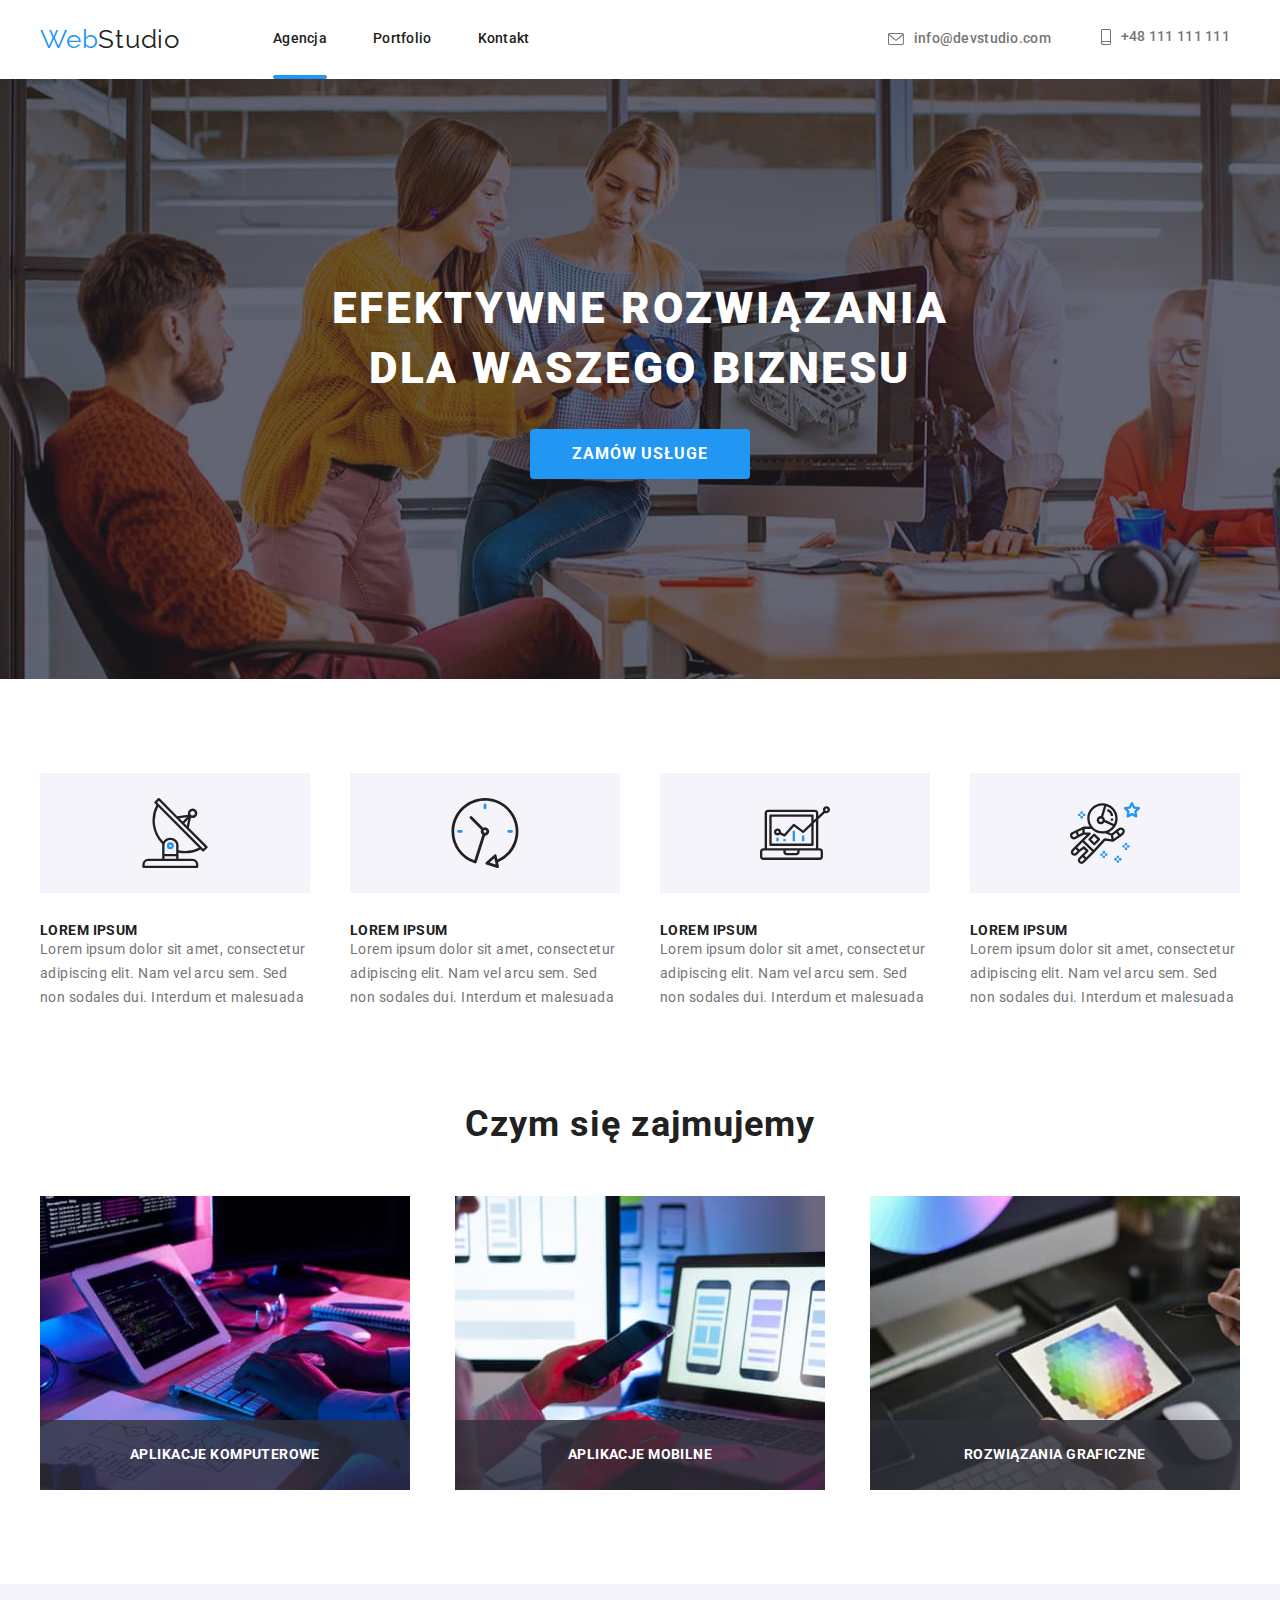
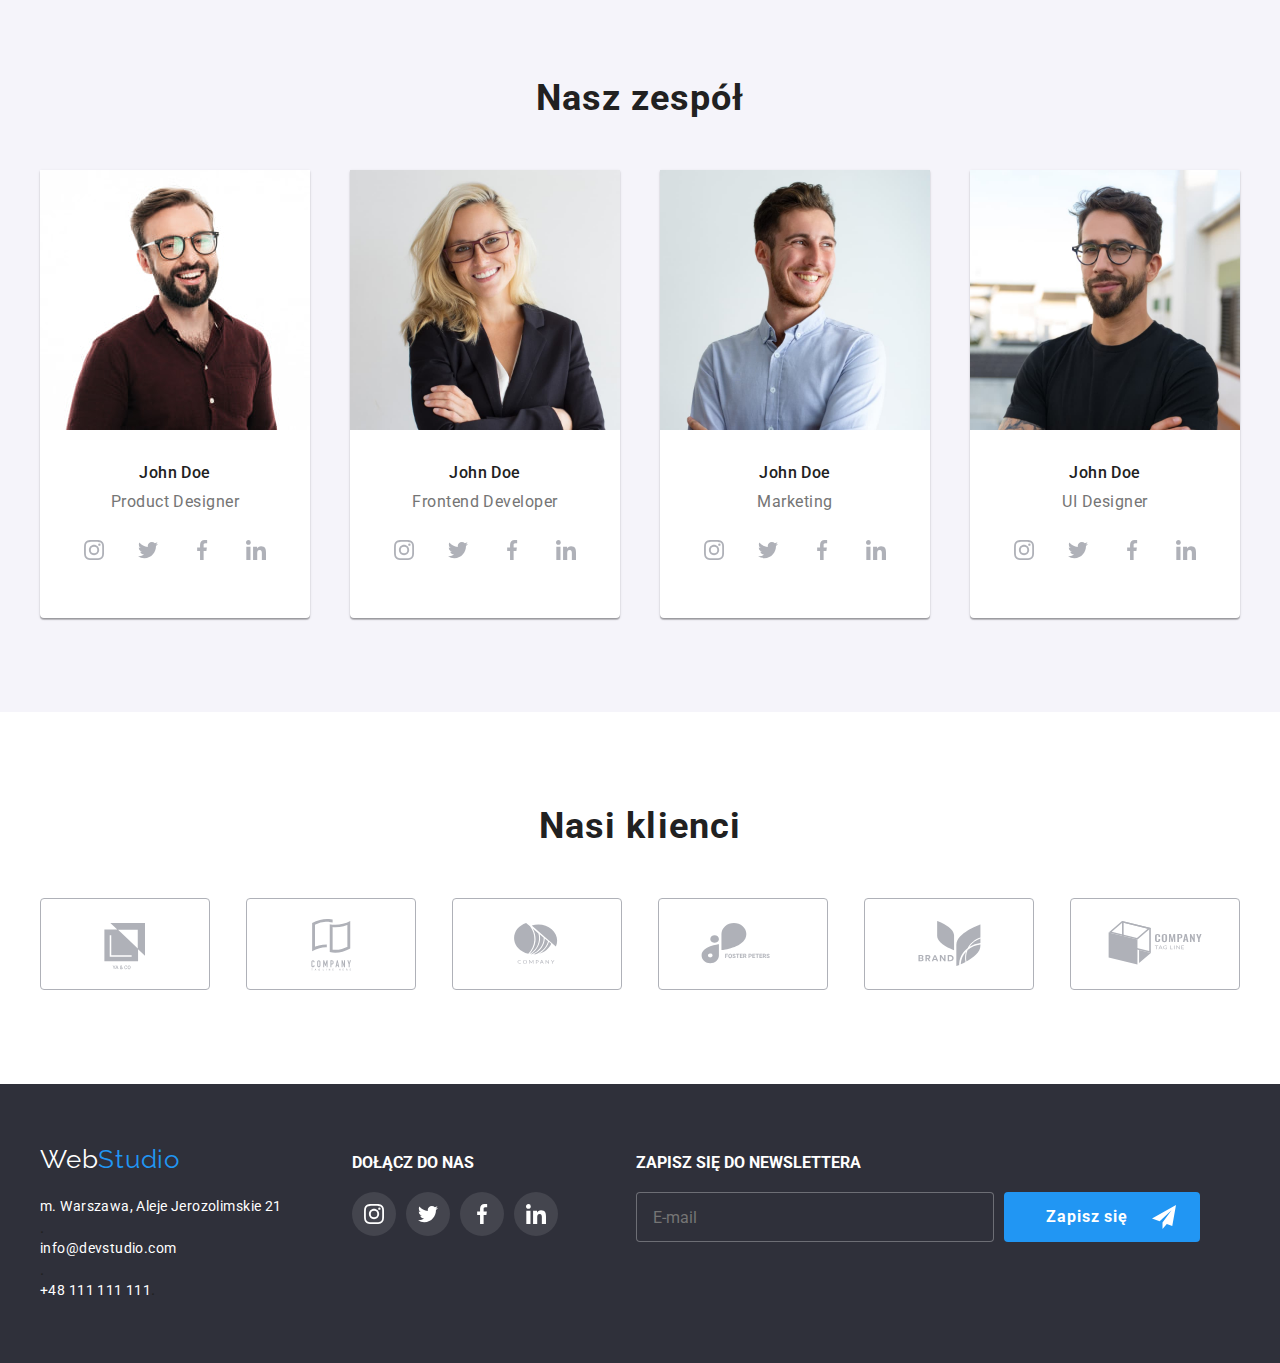
<file: index.html>
<!DOCTYPE html>
<html lang="pl">
  <head>
    <meta charset="UTF-8" />
    <meta http-equiv="X-UA-Compatible" content="IE=edge" />
    <meta name="viewport" content="width=device-width, initial-scale=1.0" />
    <link
      rel="stylesheet"
      href="https://cdnjs.cloudflare.com/ajax/libs/modern-normalize/1.0.0/modern-normalize.min.css"
    />

    <link rel="preconnect" href="https://fonts.googleapis.com" />
    <link rel="preconnect" href="https://fonts.gstatic.com" crossorigin />
    <link
      href="https://fonts.googleapis.com/css2?family=Raleway:wght@700&family=Roboto:wght@400;500;700;900&display=swap"
      rel="stylesheet"
    />
    <title>WebStudio</title>
    <link href="./css/styles.css" rel="stylesheet" />
  </head>
  <body>
    <header class="header-block border-none">
      <div class="wrapper">
        <div class="main-navigation-with-logo">
          <a href="index.html" class="logo hover-link"
            ><span class="blue">Web</span>Studio</a
          >
          <nav class="main-navigation">
            <a class="top-title hover-link active-link" href="Agencja"
              >Agencja</a
            >
            <a class="top-title hover-link" href="portfolio.html">Portfolio</a>
            <a class="top-title hover-link" href="Kontakt">Kontakt</a>
          </nav>
        </div>

        <div class="header-contact-links">
          <a
            class="top-contact-title hover-link"
            href="mailto:info@devstudio.com"
          >
            <svg
              class="contact-icons"
              width="16"
              height="12"
              style="outline: 1px"
            >
              <use href="./images/icons.svg#icon-envelope" />
            </svg>

            info@devstudio.com
          </a>
          <div class="contact-icons">
            <a class="top-contact-title hover-link" href="tel:+48111111111">
              <svg
                class="contact-icons"
                width="10"
                height="16"
                style="outline: 1px"
              >
                <use href="./images/icons.svg#icon-smartphone"></use>
              </svg>
              +48 111 111 111</a
            >
          </div>
        </div>
      </div>
    </header>
    <main>
      <section>
        <div class="main-block">
          <h1 class="main-title">EFEKTYWNE ROZWIĄZANIA DLA WASZEGO BIZNESU</h1>
          <button class="modal-btn" type="button" data-modal-open>
            ZAMÓW USŁUGE
          </button>
        </div>
      </section>

      <section class="section">
        <ul class="list-style-none wrapper">
          <li class="lorem-ipsum-icons">
            <svg width="70" height="70">
              <use href="./images/icons.svg#icon-antenna-1"></use>
            </svg>
          </li>
          <li class="lorem-ipsum-icons">
            <svg width="70" height="70">
              <use href="./images/icons.svg#icon-clock-1"></use>
            </svg>
          </li>
          <li class="lorem-ipsum-icons">
            <svg width="70" height="70">
              <use href="./images/icons.svg#icon-diagram-1"></use>
            </svg>
          </li>
          <li class="lorem-ipsum-icons">
            <svg width="70" height="70">
              <use href="./images/icons.svg#icon-astronaut-1"></use>
            </svg>
          </li>
        </ul>

        <ul class="list-style-none wrapper">
          <li>
            <h3 class="description-title">LOREM IPSUM</h3>
            <p class="description-text">
              Lorem ipsum dolor sit amet, consectetur adipiscing elit. Nam vel
              arcu sem. Sed non sodales dui. Interdum et malesuada
            </p>
          </li>
          <li>
            <h3 class="description-title">LOREM IPSUM</h3>
            <p class="description-text">
              Lorem ipsum dolor sit amet, consectetur adipiscing elit. Nam vel
              arcu sem. Sed non sodales dui. Interdum et malesuada
            </p>
          </li>
          <li>
            <h3 class="description-title">LOREM IPSUM</h3>
            <p class="description-text">
              Lorem ipsum dolor sit amet, consectetur adipiscing elit. Nam vel
              arcu sem. Sed non sodales dui. Interdum et malesuada
            </p>
          </li>
          <li>
            <h3 class="description-title">LOREM IPSUM</h3>
            <p class="description-text">
              Lorem ipsum dolor sit amet, consectetur adipiscing elit. Nam vel
              arcu sem. Sed non sodales dui. Interdum et malesuada
            </p>
          </li>
        </ul>
        <h2 class="main-title-2">Czym się zajmujemy</h2>
        <ul class="list-style-none main-img wrapper">
          <li>
            <div class="img-position">
              <img
                src="images/photo-1.jpg"
                alt="Mapa procesu"
                width="370"
                height="294"
              />
              <div class="label">APLIKACJE KOMPUTEROWE</div>
            </div>
          </li>
          <li>
            <div class="img-position">
              <img
                src="images/photo-2.jpg"
                alt="Telefon komórkowy"
                width="370"
                height="294"
              />
              <div class="label">APLIKACJE MOBILNE</div>
            </div>
          </li>
          <li>
            <div class="img-position">
              <img
                src="images/photo-3.jpg"
                alt="Tablet"
                width="370"
                height="294"
              />
              <div class="label">ROZWIĄZANIA GRAFICZNE</div>
            </div>
          </li>
        </ul>
      </section>
      <section>
        <div class="team-block section">
          <h2 class="main-title-2">Nasz zespół</h2>
          <ul class="list-style-none wrapper">
            <li>
              <figure class="main-img-box">
                <img
                  src="images/img-1.jpg"
                  alt="Pan w bordowej koszuli"
                  width="270"
                  height="260"
                />
                <figcaption class="team-name main-img-description">
                  <span class="name">John Doe</span>
                  <span class="role">Product Designer</span>
                  <ul class="list-style-none social-icons-block">
                    <li class="social-icons">
                      <svg width="20" height="20">
                        <use href="./images/icons.svg#icon-instagram-2"></use>
                      </svg>
                    </li>
                    <li class="social-icons">
                      <svg width="20" height="20">
                        <use href="./images/icons.svg#icon-twitter-1"></use>
                      </svg>
                    </li>
                    <li class="social-icons">
                      <svg width="20" height="20">
                        <use href="./images/icons.svg#icon-facebook-1"></use>
                      </svg>
                    </li>
                    <li class="social-icons">
                      <svg width="20" height="20">
                        <use href="./images/icons.svg#icon-linkedin-1"></use>
                      </svg>
                    </li>
                  </ul>
                </figcaption>
              </figure>
            </li>
            <li>
              <figure class="main-img-box">
                <img
                  src="images/img-2.jpg"
                  alt="Pani z blond włosami"
                  width="270"
                  height="260"
                />
                <figcaption class="team-name main-img-description">
                  <span class="name">John Doe</span>
                  <span class="role">Frontend Developer</span>
                  <ul class="list-style-none social-icons-block">
                    <li class="social-icons">
                      <svg width="20" height="20">
                        <use href="./images/icons.svg#icon-instagram-2"></use>
                      </svg>
                    </li>
                    <li class="social-icons">
                      <svg width="20" height="20">
                        <use href="./images/icons.svg#icon-twitter-1"></use>
                      </svg>
                    </li>
                    <li class="social-icons">
                      <svg width="20" height="20">
                        <use href="./images/icons.svg#icon-facebook-1"></use>
                      </svg>
                    </li>
                    <li class="social-icons">
                      <svg width="20" height="20">
                        <use href="./images/icons.svg#icon-linkedin-1"></use>
                      </svg>
                    </li>
                  </ul>
                </figcaption>
              </figure>
            </li>
            <li>
              <figure class="main-img-box">
                <img
                  src="images/img-3.jpg"
                  alt="Pan w białej koszuli"
                  width="270"
                  height="260"
                />
                <figcaption class="team-name main-img-description">
                  <span class="name">John Doe</span
                  ><span class="role">Marketing</span>
                  <ul class="list-style-none social-icons-block">
                    <li class="social-icons">
                      <svg width="20" height="20">
                        <use href="./images/icons.svg#icon-instagram-2"></use>
                      </svg>
                    </li>
                    <li class="social-icons">
                      <svg width="20" height="20">
                        <use href="./images/icons.svg#icon-twitter-1"></use>
                      </svg>
                    </li>
                    <li class="social-icons">
                      <svg width="20" height="20">
                        <use href="./images/icons.svg#icon-facebook-1"></use>
                      </svg>
                    </li>
                    <li class="social-icons">
                      <svg width="20" height="20">
                        <use href="./images/icons.svg#icon-linkedin-1"></use>
                      </svg>
                    </li>
                  </ul>
                </figcaption>
              </figure>
            </li>
            <li>
              <figure class="main-img-box">
                <img
                  src="images/img-4.jpg"
                  alt="Pan w czarnej koszuli"
                  width="270"
                  height="260"
                />
                <figcaption class="team-name main-img-description">
                  <span class="name">John Doe</span>
                  <span class="role">UI Designer</span>
                  <ul class="list-style-none social-icons-block">
                    <li class="social-icons">
                      <svg width="20" height="20">
                        <use href="./images/icons.svg#icon-instagram-2"></use>
                      </svg>
                    </li>
                    <li class="social-icons">
                      <svg width="20" height="20">
                        <use href="./images/icons.svg#icon-twitter-1"></use>
                      </svg>
                    </li>
                    <li class="social-icons">
                      <svg width="20" height="20">
                        <use href="./images/icons.svg#icon-facebook-1"></use>
                      </svg>
                    </li>
                    <li class="social-icons">
                      <svg width="20" height="20">
                        <use href="./images/icons.svg#icon-linkedin-1"></use>
                      </svg>
                    </li>
                  </ul>
                </figcaption>
              </figure>
            </li>
          </ul>
        </div>
      </section>
      <section class="section">
        <h2 class="main-title-2">Nasi klienci</h2>
        <ul class="list-style-none wrapper">
          <li class="client-icons">
            <svg width="170" height="92">
              <use href="./images/icons.svg#icon-Client-1"></use>
            </svg>
          </li>
          <li class="client-icons">
            <svg width="170" height="92">
              <use href="./images/icons.svg#icon-Client-2"></use>
            </svg>
          </li>
          <li class="client-icons">
            <svg width="170" height="92">
              <use href="./images/icons.svg#icon-Client-3"></use>
            </svg>
          </li>
          <li class="client-icons">
            <svg width="170" height="92">
              <use href="./images/icons.svg#icon-Client-4"></use>
            </svg>
          </li>
          <li class="client-icons">
            <svg width="170" height="92">
              <use href="./images/icons.svg#icon-Client-5"></use>
            </svg>
          </li>
          <li class="client-icons">
            <svg width="170" height="92">
              <use href="./images/icons.svg#icon-Client-6"></use>
            </svg>
          </li>
        </ul>
      </section>
    </main>
    <footer class="footer-block">
      <div class="footer-wrapper">
        <div>
          <a href="WebStudio" class="logo hover-link footer-logo"
            ><span class="white">Web</span><span class="blue">Studio</span></a
          >
          <address class="address-text">
            <a class="footer-data footer-navigation"
              >m. Warszawa, Aleje Jerozolimskie 21</a
            >.<br />
            <a
              href="mailto:info@devstudio.com"
              class="footer-data hover-link footer-navigation"
              >info@devstudio.com</a
            >.<br />
            <a href="tel:+48111111111" class="footer-data hover-link"
              >+48 111 111 111</a
            >.<br />
          </address>
        </div>

        <div class="footer-icons-block">
          <h3 class="description-title-h3">DOŁĄCZ DO NAS</h3>
          <ul class="list-style-none display-flex-icons">
            <li class="social-icons-footer">
              <svg width="20" height="20">
                <use href="./images/icons.svg#icon-instagram-2"></use>
              </svg>
            </li>
            <li class="social-icons-footer">
              <svg width="20" height="20">
                <use href="./images/icons.svg#icon-twitter-1"></use>
              </svg>
            </li>
            <li class="social-icons-footer">
              <svg width="20" height="20">
                <use href="./images/icons.svg#icon-facebook-1"></use>
              </svg>
            </li>
            <li class="social-icons-footer">
              <svg width="20" height="20">
                <use href="./images/icons.svg#icon-linkedin-1"></use>
              </svg>
            </li>
          </ul>
        </div>

        <div class="footer-form-block">
          <h3 class="description-title-h3">ZAPISZ SIĘ DO NEWSLETTERA</h3>
          <form class="display-flex-icons">
            <input
              type="text"
              name="email_address"
              placeholder="E-mail"
              class="footer-input"
            />

            <button type="submit" class="modal-btn icon-send">
              Zapisz się
              <svg width="24" height="24">
                <use href="./images/icons.svg#icon-icon-send"></use>
              </svg>
            </button>
          </form>
        </div>
      </div>
    </footer>
    <div class="backdrop is-hidden" data-modal>
      <div class="modal">
        <button type="button" class="close-btn" data-modal-close>X</button>

        <div class="form-block">
          <h4 class="modal-title">Zostaw swoje dane w formularzu ponizej</h4>
          <form class="my-form">
            <fieldset class="fieldset">
              <label class="label" for="name">Imię</label>
              <svg class="icon" width="18" height="18">
                <use href="./images/icons.svg#icon-person-black-18dp-1"></use>
              </svg>
              <input class="input" type="text" id="name" name="your_name" />
            </fieldset>

            <fieldset class="fieldset">
              <label class="label" for="phone">Telefon</label>
              <svg class="icon" width="18" height="18">
                <use href="./images/icons.svg#icon-phone-black-18dp-1"></use>
              </svg>
              <input class="input" type="text" id="phone" name="phone_number" />
            </fieldset>

            <fieldset class="fieldset">
              <label class="label" for="email">Email</label>
              <svg class="icon" width="18" height="18">
                <use href="./images/icons.svg#icon-email-black-18dp-1"></use>
              </svg>
              <input
                class="input"
                type="text"
                id="email"
                name="email_address"
              />
            </fieldset>

            <fieldset class="fieldset comment">
              <label class="label" for="comment">Komentarz</label>
              <textarea
                class="input placeholder"
                name="comment"
                type="text"
                id="comment"
                placeholder="Wprowadź tekst"
              ></textarea>
            </fieldset>

            <fieldset class="checkbox-fieldset">
              <label class="checkbox-text" for="checkbox-text">
                <input
                  type="checkbox"
                  class="checkbox"
                  name="checkbox"
                  id="checkbox-text"
                />
                <span class="checkmark">
                  <svg width="16" height="15">
                    <use href="./images/icons.svg#icon-icon-check"></use>
                  </svg>
                </span>
                <span> Oświadczam iz akceptuję&nbsp;</span>
                <a class="link" href="Regulamin">Regulamin</a>&nbsp;i&nbsp;
                <a class="link" href="Politykę prywatności"
                  >Politykę prywatności.</a
                >
              </label>
            </fieldset>

            <div class="form-button">
              <button class="modal-btn" type="submit">Wyślij</button>
            </div>
          </form>
        </div>
      </div>
    </div>

    <script src="./js/modal.js"></script>
  </body>
</html>
</file>
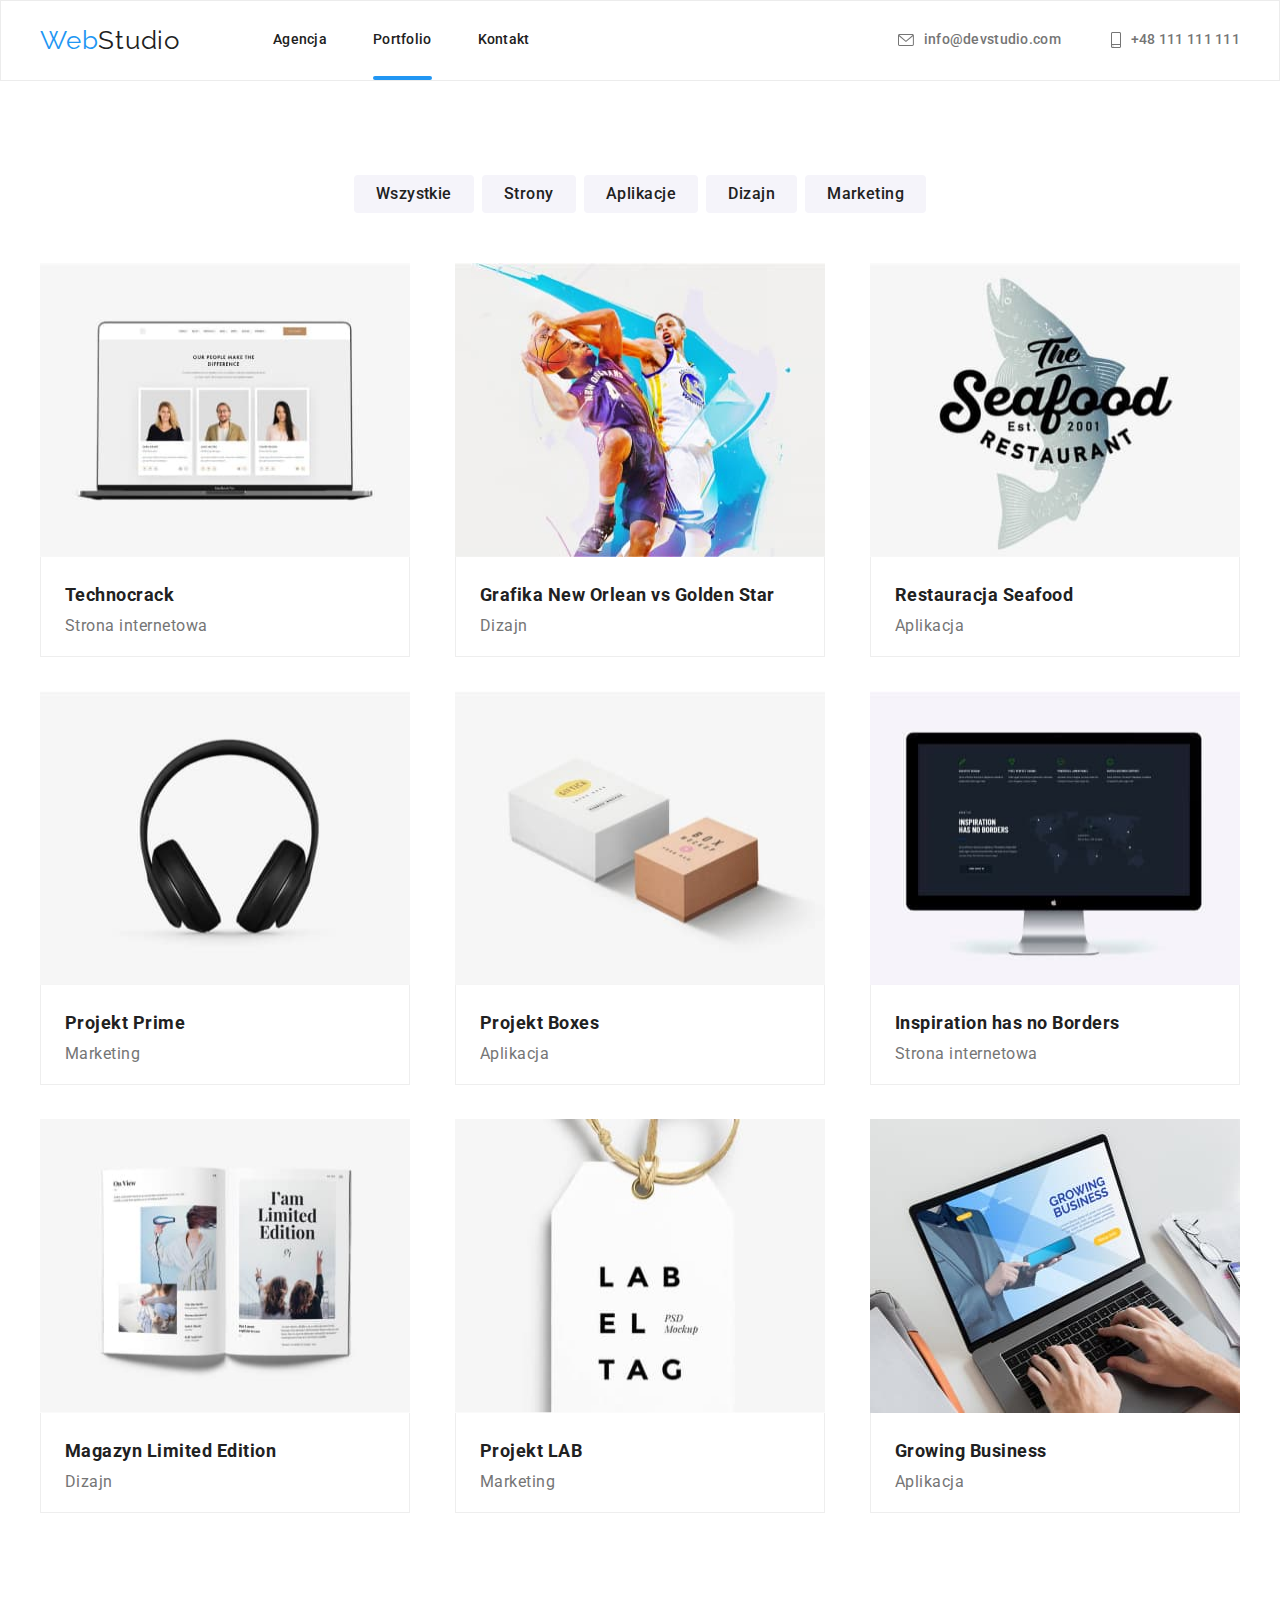
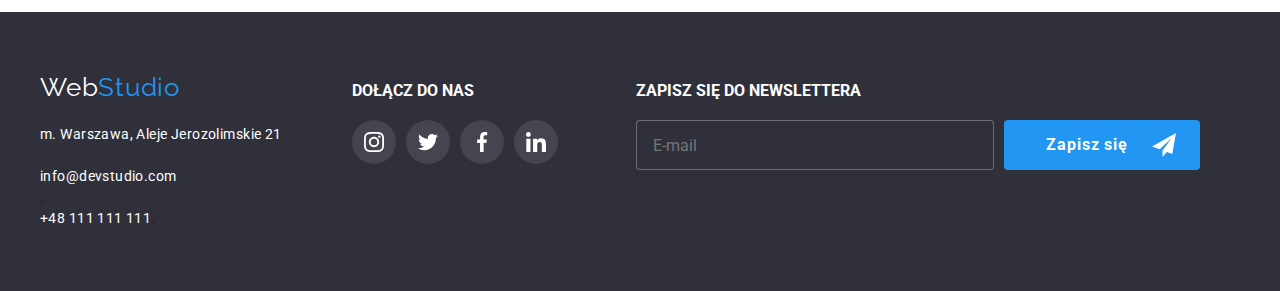
<file: portfolio.html>
<!DOCTYPE html>
<html lang="pl">
  <head>
    <meta charset="UTF-8" />
    <meta http-equiv="X-UA-Compatible" content="IE=edge" />
    <meta name="viewport" content="width=device-width, initial-scale=1.0" />
    <link
      rel="stylesheet"
      href="https://cdnjs.cloudflare.com/ajax/libs/modern-normalize/1.0.0/modern-normalize.min.css"
    />
    <link rel="preconnect" href="https://fonts.googleapis.com" />
    <link rel="preconnect" href="https://fonts.gstatic.com" crossorigin />
    <link
      href="https://fonts.googleapis.com/css2?family=Raleway:wght@700&family=Roboto:wght@400;500;700;900&display=swap"
      rel="stylesheet"
    />
    <title>WebStudio</title>
    <link href="./css/styles.css" rel="stylesheet" />
  </head>
  <body>
    <header class="header-block">
      <div class="wrapper">
        <div class="main-navigation-with-logo">
          <a href="index.html" class="logo hover-link"
            ><span class="blue">Web</span>Studio</a
          >
          <nav class="main-navigation">
            <a class="top-title hover-link" href="index.html">Agencja</a>
            <a class="top-title hover-link active-link" href="portfolio.html"
              >Portfolio</a
            >
            <a class="top-title hover-link" href="Kontakt">Kontakt</a>
          </nav>
        </div>

        <div class="header-contact-links">
          <a
            class="top-contact-title hover-link"
            href="mailto:info@devstudio.com"
            ><svg
              class="contact-icons"
              width="16"
              height="12"
              style="outline: 1px"
            >
              <use href="./images/icons.svg#icon-envelope"></use>
            </svg>
            info@devstudio.com</a
          >

          <a class="top-contact-title hover-link" href="tel:+48111111111">
            <svg
              class="contact-icons"
              width="10"
              height="16"
              style="outline: 1px"
            >
              <use href="./images/icons.svg#icon-smartphone"></use>
            </svg>
            +48 111 111 111</a
          >
        </div>
      </div>
    </header>
    <main class="section">
      <div>
        <ul class="list-style-none btn-portfolio-gap">
          <li>
            <button class="btn-portfolio" type="button">Wszystkie</button>
          </li>
          <li>
            <button class="btn-portfolio" type="button">Strony</button>
          </li>
          <li>
            <button class="btn-portfolio" type="button">Aplikacje</button>
          </li>
          <li>
            <button class="btn-portfolio" type="button">Dizajn</button>
          </li>
          <li>
            <button class="btn-portfolio" type="button">Marketing</button>
          </li>
        </ul>
      </div>

      <div>
        <ul class="list-style-none row container">
          <li>
            <figure class="portfolio-img-box">
              <div class="portfolio-img-main">
                <img
                  class="img"
                  src="images/portfolioimg-1.jpg"
                  alt="Laptop z wyświetloną stroną internetową"
                  width="370"
                  height="294"
                />
                <div class="overlay">
                  <p class="technocrack-text">
                    Technocrack jest popularną platformą wykorzystywaną do
                    rozpowszechniania koronawirusa. Firmy wykorzystują tę
                    platformę do celów szpiegowskich i ataków na
                    niezabezpieczone serwery konkurencji
                  </p>
                </div>
              </div>
              <figcaption class="team-name portfolio-img-description">
                <span class="portfolio">Technocrack</span>
                <span class="portfolio-img-description-2"
                  >Strona internetowa</span
                >
              </figcaption>
            </figure>
          </li>
          <li>
            <figure class="portfolio-img-box">
              <div class="portfolio-img-main">
                <img
                  class="img"
                  src="images/portfolioimg-2.jpg"
                  alt="Dwóch koszykarzy"
                  width="370"
                  height="294"
                />
                <div class="overlay">
                  <p class="technocrack-text">
                    Technocrack jest popularną platformą wykorzystywaną do
                    rozpowszechniania koronawirusa. Firmy wykorzystują tę
                    platformę do celów szpiegowskich i ataków na
                    niezabezpieczone serwery konkurencji
                  </p>
                </div>
              </div>
              <figcaption class="team-name portfolio-img-description">
                <span class="portfolio">Grafika New Orlean vs Golden Star</span>
                <span class="portfolio-img-description-2">Dizajn</span>
              </figcaption>
            </figure>
          </li>
          <li>
            <figure class="portfolio-img-box">
              <div class="portfolio-img-main">
                <img
                  class="img"
                  src="images/portfolioimg-3.jpg"
                  alt="Plakat restauracji z owocami morza"
                  width="370"
                  height="294"
                />
                <div class="overlay">
                  <p class="technocrack-text">
                    Technocrack jest popularną platformą wykorzystywaną do
                    rozpowszechniania koronawirusa. Firmy wykorzystują tę
                    platformę do celów szpiegowskich i ataków na
                    niezabezpieczone serwery konkurencji
                  </p>
                </div>
              </div>
              <figcaption class="team-name portfolio-img-description">
                <span class="portfolio">Restauracja Seafood</span>
                <span class="portfolio-img-description-2">Aplikacja</span>
              </figcaption>
            </figure>
          </li>
          <li>
            <figure class="portfolio-img-box">
              <div class="portfolio-img-main">
                <img
                  class="img"
                  src="images/portfolioimg-4.jpg"
                  alt="Czarne słuchawki"
                  width="370"
                  height="294"
                />
                <div class="overlay">
                  <p class="technocrack-text">
                    Technocrack jest popularną platformą wykorzystywaną do
                    rozpowszechniania koronawirusa. Firmy wykorzystują tę
                    platformę do celów szpiegowskich i ataków na
                    niezabezpieczone serwery konkurencji
                  </p>
                </div>
              </div>
              <figcaption class="team-name portfolio-img-description">
                <span class="portfolio">Projekt Prime</span>
                <span class="portfolio-img-description-2">Marketing</span>
              </figcaption>
            </figure>
          </li>
          <li>
            <figure class="portfolio-img-box">
              <div class="portfolio-img-main">
                <img
                  class="img"
                  src="images/portfolioimg-5.jpg"
                  alt="Pudełka reklamowe"
                  width="370"
                  height="294"
                />
                <div class="overlay">
                  <p class="technocrack-text">
                    Technocrack jest popularną platformą wykorzystywaną do
                    rozpowszechniania koronawirusa. Firmy wykorzystują tę
                    platformę do celów szpiegowskich i ataków na
                    niezabezpieczone serwery konkurencji
                  </p>
                </div>
              </div>
              <figcaption class="team-name portfolio-img-description">
                <span class="portfolio">Projekt Boxes</span>
                <span class="portfolio-img-description-2">Aplikacja</span>
              </figcaption>
            </figure>
          </li>
          <li>
            <figure class="portfolio-img-box">
              <div class="portfolio-img-main">
                <img
                  class="img"
                  src="images/portfolioimg-6.jpg"
                  alt="Monitor komputera"
                  width="370"
                  height="294"
                />
                <div class="overlay">
                  <p class="technocrack-text">
                    Technocrack jest popularną platformą wykorzystywaną do
                    rozpowszechniania koronawirusa. Firmy wykorzystują tę
                    platformę do celów szpiegowskich i ataków na
                    niezabezpieczone serwery konkurencji
                  </p>
                </div>
              </div>
              <figcaption class="team-name portfolio-img-description">
                <span class="portfolio">Inspiration has no Borders</span>
                <span class="portfolio-img-description-2"
                  >Strona internetowa</span
                >
              </figcaption>
            </figure>
          </li>
          <li>
            <figure class="portfolio-img-box">
              <div class="portfolio-img-main">
                <img
                  class="img"
                  src="images/portfolioimg-7.jpg"
                  alt="Czasopismo"
                  width="370"
                  height="294"
                />
                <div class="overlay">
                  <p class="technocrack-text">
                    Technocrack jest popularną platformą wykorzystywaną do
                    rozpowszechniania koronawirusa. Firmy wykorzystują tę
                    platformę do celów szpiegowskich i ataków na
                    niezabezpieczone serwery konkurencji
                  </p>
                </div>
              </div>
              <figcaption class="team-name portfolio-img-description">
                <span class="portfolio">Magazyn Limited Edition</span>
                <span class="portfolio-img-description-2">Dizajn</span>
              </figcaption>
            </figure>
          </li>
          <li>
            <figure class="portfolio-img-box">
              <div class="portfolio-img-main">
                <img
                  class="img"
                  src="images/portfolioimg-8.jpg"
                  alt="Tag"
                  width="370"
                  height="294"
                />
                <div class="overlay">
                  <p class="technocrack-text">
                    Technocrack jest popularną platformą wykorzystywaną do
                    rozpowszechniania koronawirusa. Firmy wykorzystują tę
                    platformę do celów szpiegowskich i ataków na
                    niezabezpieczone serwery konkurencji
                  </p>
                </div>
              </div>
              <figcaption class="team-name portfolio-img-description">
                <span class="portfolio">Projekt LAB</span>
                <span class="portfolio-img-description-2">Marketing</span>
              </figcaption>
            </figure>
          </li>
          <li>
            <figure class="portfolio-img-box">
              <div class="portfolio-img-main">
                <img
                  class="img"
                  src="images/portfolioimg-9.jpg"
                  alt="Ktoś pisze na laptopie"
                  width="370"
                  height="294"
                />
                <div class="overlay">
                  <p class="technocrack-text">
                    Technocrack jest popularną platformą wykorzystywaną do
                    rozpowszechniania koronawirusa. Firmy wykorzystują tę
                    platformę do celów szpiegowskich i ataków na
                    niezabezpieczone serwery konkurencji
                  </p>
                </div>
              </div>
              <figcaption class="team-name portfolio-img-description">
                <span class="portfolio">Growing Business</span>
                <span class="portfolio-img-description-2">Aplikacja</span>
              </figcaption>
            </figure>
          </li>
        </ul>
      </div>
    </main>

    <footer class="footer-block">
      <div class="footer-wrapper">
        <div>
          <a href="WebStudio" class="logo hover-link footer-logo"
            ><span class="white">Web</span><span class="blue">Studio</span></a
          >
          <address class="address-text">
            <a class="footer-data footer-navigation"
              >m. Warszawa, Aleje Jerozolimskie 21</a
            >.<br />
            <a
              href="mailto:info@devstudio.com"
              class="footer-data hover-link footer-navigation"
              >info@devstudio.com</a
            >.<br />
            <a href="tel:+48111111111" class="footer-data hover-link"
              >+48 111 111 111</a
            >.<br />
          </address>
        </div>

        <div class="footer-icons-block">
          <h3 class="description-title-h3">DOŁĄCZ DO NAS</h3>
          <ul class="list-style-none display-flex-icons">
            <li class="social-icons-footer">
              <svg width="20" height="20">
                <use href="./images/icons.svg#icon-instagram-2"></use>
              </svg>
            </li>
            <li class="social-icons-footer">
              <svg width="20" height="20">
                <use href="./images/icons.svg#icon-twitter-1"></use>
              </svg>
            </li>
            <li class="social-icons-footer">
              <svg width="20" height="20">
                <use href="./images/icons.svg#icon-facebook-1"></use>
              </svg>
            </li>
            <li class="social-icons-footer">
              <svg width="20" height="20">
                <use href="./images/icons.svg#icon-linkedin-1"></use>
              </svg>
            </li>
          </ul>
        </div>

        <div class="footer-form-block">
          <h3 class="description-title-h3">ZAPISZ SIĘ DO NEWSLETTERA</h3>
          <form class="display-flex-icons">
            <input
              type="text"
              name="email"
              placeholder="E-mail"
              class="footer-input"
            />
            <button type="button" class="modal-btn icon-send">
              Zapisz się
              <svg width="24" height="24">
                <use href="./images/icons.svg#icon-icon-send"></use>
              </svg>
            </button>
          </form>
        </div>
      </div>
    </footer>
  </body>
</html>
</file>
<file: css/styles.css>
/* =============== CSS reset =============== */
h1,
h2,
h3,
h4,
h5,
h6,
ul,
p {
  margin: 0;
  padding: 0;
  border: 0;
  font-size: 100%;
  font: inherit;
  vertical-align: baseline;
}

/* =============== END CSS RESET =============== */

:root {
  --first-dark: #000000;
  --main-color: #212121;
  --primary-color: #2196f3;
  --secondary-color: #ffffff;
  --tertiary-color: #2f303a;
  --quaternary-color: #f5f4fa;
  --quinary-color: #757575;
}

body {
  margin: 0;
  max-width: 100%;
  background: var(--secondary-color);
  color: var(--main-color);
  font-family: "Roboto", sans-serif;
}

.header-block {
  width: 100%;
  background: var(--secondary-color);
  padding: 24px 0px;
  display: flex;
  justify-content: center;
  border: 1px solid #ececec;
}

.header-block.border-none {
  border: none;
}

.wrapper {
  display: flex;
  align-items: center;
  justify-content: space-between;
  width: 100%;
  max-width: 1200px;
  margin: auto;
}

.section {
  padding-top: 94px;
  padding-bottom: 94px;
}

.container {
  max-width: 1200px;
  margin-left: auto;
  margin-right: auto;
}

.main-navigation-with-logo {
  display: flex;
  justify-content: flex-start;
  gap: 93px;
  align-items: center;
}

.logo {
  font-family: "Raleway", sans-serif;
  font-size: 26px;
  line-height: 1.19;
  letter-spacing: 0.03em;
  color: var(--main-color);
  text-decoration: none;
}

.blue {
  color: var(--primary-color);
}

.white {
  color: var(--secondary-color);
}

.main-navigation {
  display: flex;
  gap: 46px;
}

.hover-link:hover,
.hover-link:active {
  color: var(--primary-color);
}

.hover-link {
  display: inline-flex;
  align-items: center;
  transition-duration: 250ms;
  transition-property: color, fill;
  transition-timing-function: cubic-bezier(0.4, 0, 0.2, 1);
}

.contact-icons {
  margin-right: 10px;
  fill: var(--quinary-color);
}

.hover-link:hover .contact-icons {
  fill: var(--primary-color);
}

.header-contact-links {
  display: flex;
  gap: 50px;
}

.top-title {
  font-size: 14px;
  font-weight: 500;
  line-height: 1.14;
  letter-spacing: 0.02em;
  text-decoration: none;
  color: var(--main-color);
}

.top-title.active-link {
  position: relative;
}

.top-title.active-link::after {
  position: absolute;
  content: "";
  height: 4px;
  width: 100%;
  background-color: var(--primary-color);
  bottom: -32px;
  border-radius: 2px;
}

.top-contact-title {
  font-size: 14px;
  font-weight: 500;
  line-height: 1.14;
  letter-spacing: 0.02em;
  text-decoration: none;
  color: var(--quinary-color);
}

/* =============== MAIN =============== */

.modal-btn {
  padding: 10px 42px;
  font-size: 16px;
  font-weight: 700;
  line-height: 1.87;
  letter-spacing: 0.06em;
  text-align: center;
  background-color: var(--primary-color);
  color: var(--secondary-color);
  cursor: pointer;
  border-radius: 4px;
  display: flex;
  justify-content: center;
  align-items: center;
  border-style: none;
}

.form-button {
  width: 100%;
  display: flex;
  justify-content: center;
  margin-bottom: 40px;
}

.btn-portfolio {
  padding: 6px 22px;
  border: 0px;
  font-size: 16px;
  font-weight: 500;
  line-height: 1.62;
  letter-spacing: 0.03em;
  text-align: center;
  cursor: pointer;
  border-radius: 4px;
  margin-bottom: 50px;
  background-color: var(--quaternary-color);
  color: var(--main-color);
  transition-duration: 250ms;
  transition-property: background-color, color, box-shadow;
  transition-timing-function: cubic-bezier(0.4, 0, 0.2, 1);
}

.btn-portfolio-gap {
  gap: 8px;
  display: flex;
  justify-content: center;
}

.btn-portfolio:hover {
  background-color: var(--primary-color);
  color: var(--secondary-color);
  box-shadow: 0px 2px 2px 0px #0000001f, 0px 1px 2px 0px #00000014,
    0px 3px 1px 0px #0000001a;
}

.btn-portfolio:focus {
  background-color: var(--primary-color);
  color: var(--secondary-color);
  box-shadow: 0px 2px 2px 0px #0000001f, 0px 1px 2px 0px #00000014,
    0px 3px 1px 0px #0000001a;
  outline: none;
}

.portfolio-img-box {
  max-width: 370px;
  width: 100%;
  display: inline-block;
  justify-content: space-around;
  margin: 0;
  align-items: center;
  transition-duration: 250ms;
  transition-property: box-shadow;
  transition-timing-function: cubic-bezier(0.4, 0, 0.2, 1);
  position: relative;
  overflow: hidden;
  cursor: pointer;
}

.portfolio-img-box:hover,
.portfolio-img-box:focus {
  box-shadow: 1px 4px 6px 0px #00000029, 0px 4px 4px 0px #0000000f,
    0px 1px 1px 0px #0000001f;
}

.img {
  display: block;
}

.potfolio-main-wrapper {
  display: flex;
  align-items: center;
  justify-content: space-between;
  max-width: 1200px;
  width: 100%;
}

.portfolio-img-description {
  border-left: 1px solid #eeeeee;
  border-right: 1px solid #eeeeee;
  border-bottom: 1px solid #eeeeee;
  padding: 20px 24px;
  gap: 4px;
  max-width: 370px;
}

.portfolio-img-description-2 {
  display: flex;
  justify-content: flex-start;
  align-items: center;
  font-weight: 400;
  color: var(--quinary-color);
}

.main-block {
  display: flex;
  flex-direction: column;
  align-items: center;
  max-width: 1600px;
  width: 100%;
  padding: 200px;
  gap: 30px;
  justify-content: center;
  background-image: linear-gradient(
      0deg,
      rgba(47, 48, 58, 0.4),
      rgba(47, 48, 58, 0.4)
    ),
    url("../images/background.jpg");
  background-size: cover;
  margin: 0 auto;
}

.main-title {
  font-size: 44px;
  font-weight: 900;
  line-height: 1.36;
  letter-spacing: 0.06em;
  text-align: center;
  color: var(--secondary-color);
  max-width: 700px;
}

.main-title-2 {
  font-size: 36px;
  font-weight: 700;
  line-height: 1.16;
  letter-spacing: 0.03em;
  text-align: center;
  color: var(--main-color);
  margin-bottom: 50px;
}

.main-img {
  display: flex;
  justify-content: space-between;
  align-items: center;
}

.main-img-description {
  padding: 30px;
}

.main-img-box {
  max-width: 270px;
  width: 100%;
  justify-content: center;
  display: inline-block;
  background: var(--secondary-color);
  box-shadow: 0px 2px 1px 0px #00000033, 0px 1px 1px 0px #00000024,
    0px 1px 3px 0px #0000001f;
  border-bottom-left-radius: 4px;
  border-bottom-right-radius: 4px;
  margin: 0;
  transition-duration: 250ms;
  transition-property: box-shadow;
  transition-timing-function: cubic-bezier(0.4, 0, 0.2, 1);
}

.description-title {
  font-size: 14px;
  font-weight: 700;
  line-height: 1.14;
  letter-spacing: 0.03em;
  color: var(--main-color);
}

.description-text {
  max-width: 270px;
  font-size: 14px;
  line-height: 1.71;
  letter-spacing: 0.03em;
  color: var(--quinary-color);
  margin-bottom: 94px;
}

.team-block {
  width: 100%;
  gap: 50px;
  background-color: var(--quaternary-color);
}

.team-name {
  font-size: 16px;
  font-weight: 500;
  line-height: 1.18;
  letter-spacing: 0.03em;
  text-align: center;
  color: var(--main-color);
  display: flex;
  flex-direction: column;
}

.team-name .role {
  font-weight: 400;
  color: var(--quinary-color);
}

.team-name .name {
  margin-bottom: 10px;
}

.team-name .portfolio {
  display: flex;
  justify-content: flex-start;
  align-items: center;
  font-size: 18px;
  line-height: 2;
  font-weight: 700;
}
/* =============== END MAIN =============== */

/* =============== FOOTER =============== */

.footer-wrapper {
  align-items: baseline;
  display: flex;
  max-width: 1200px;
  width: 100%;
}

.footer-block {
  width: 100%;
  background-color: var(--tertiary-color);
  padding: 60px 0px;
  display: flex;
  justify-content: center;
  flex-direction: row;
}

.footer-data {
  align-items: center;
  text-decoration: none;
  font-size: 14px;
  line-height: 1.71;
  letter-spacing: 0.03em;
  color: var(--secondary-color);
}

.footer-logo {
  display: block;
  margin-bottom: 20px;
}

.footer-navigation {
  display: block;
  gap: 9px;
}

.footer-icons-block {
  display: inline-block;
  justify-content: center;
  width: 100%;
  max-width: 206px;
  margin-left: 70px;
}

.footer-form-block {
  display: inline-block;
  justify-content: center;
  width: 100%;
  max-width: 570px;
  margin-left: 78px;
}

.footer-input {
  outline: none;
  height: 50px;
  width: 358px;
  border-radius: 4px;
  border: 1px solid #ffffff4d;
  color: #ffffff99;
  background: var(--tertiary-color);
  padding-left: 16px;
}

.footer-input:focus {
  border-color: var(--primary-color);
}

.social-icons-footer {
  width: 44px;
  height: 44px;
  border-radius: 50%;
  --color1: var(--secondary-color);
  background-color: rgb(255, 255, 255, 0.1);
  display: inline-flex;
  justify-content: center;
  align-items: center;
  transition-duration: 250ms;
  transition-property: background-color;
  transition-timing-function: cubic-bezier(0.4, 0, 0.2, 1);
  cursor: pointer;
}

.social-icons-footer:hover {
  background-color: var(--primary-color);
}

.address-text {
  font-style: normal;
}

.icon-send {
  padding: 10px 24px 10px 42px;
  gap: 24px;
}

.footer-form-block:has(input:focus) {
  border-color: var(--primary-color);
}

.display-flex-icons {
  display: flex;
  gap: 10px;
}

/* =============== END FOOTER =============== */

.row {
  display: flex;
  flex-wrap: wrap;
  flex-direction: row;
  justify-content: space-between;
  flex-basis: ((100% - (9 * 10%))/9);
  gap: 30px;
}

.list-style-none {
  list-style: none;
}

.lorem-ipsum-icons {
  background-color: var(--quaternary-color);
  display: inline-flex;
  justify-content: center;
  align-items: center;
  width: 270px;
  height: 120px;
  margin-bottom: 30px;
  gap: 30px;
}

.social-icons-block {
  width: 100%;
  background: var(--secondary-color);
  padding: 16px 0px;
  display: inline-flex;
  justify-content: center;
  gap: 10px;
}

.social-icons {
  width: 44px;
  height: 44px;
  border-radius: 50%;
  background-color: var(--secondary-color);
  fill: var(--quinary-color);
  display: inline-flex;
  justify-content: center;
  align-items: center;
  transition-duration: 250ms;
  transition-property: color, background-color;
  transition-timing-function: cubic-bezier(0.4, 0, 0.2, 1);
  cursor: pointer;
}

.social-icons:hover {
  background-color: var(--primary-color);
  --color1: var(--secondary-color);
}

.client-icons {
  width: 170px;
  height: 92px;
  border: 1px solid #afb1b8;
  border-radius: 4px;
  fill: var(--quinary-color);
  display: inline-flex;
  justify-content: center;
  align-items: center;
  gap: 30px;
  transition-duration: 250ms;
  transition-property: border, color;
  transition-timing-function: cubic-bezier(0.4, 0, 0.2, 1);
  cursor: pointer;
}

.client-icons:hover {
  border: 1px solid var(--primary-color);
  --color1: var(--primary-color);
}

.description-title-h3 {
  color: var(--secondary-color);
  margin-bottom: 20px;
  font-weight: 700;
}

.portfolio-img-box:hover .overlay {
  transform: translatex(0);
}

.overlay {
  position: absolute;
  top: 0px;
  right: 0;
  width: 370px;
  height: 294px;
  background-color: #2196f3e5;
  transform: translatey(100%);
  transition: transform 250ms;
  transition-timing-function: cubic-bezier(0.4, 0, 0.2, 1);
  box-shadow: 0px 4px 4px 0px #00000040;
  display: flex;
  justify-content: center;
}

.technocrack-text {
  font-size: 18px;
  font-weight: 400;
  line-height: 28px;
  letter-spacing: 0.03em;
  text-align: left;
  padding-top: 49px;
  padding-left: 24px;
  padding-right: 45px;
  color: var(--secondary-color);
}

.portfolio-img-main {
  overflow: hidden;
  position: relative;
}

.img-position {
  position: relative;
  overflow: hidden;
  display: flex;
}

.img-position > .label {
  position: absolute;
  overflow: hidden;
  background: #2f303acc 80%;
  bottom: 0;
  margin: 0;
  width: 100%;
  border-radius: 0px;
  font-size: 14px;
  font-weight: 700;
  line-height: 1.14;
  letter-spacing: 0.03em;
  text-align: center;
  padding: 27px 90px;
  color: var(--secondary-color);
}

/* =============== BACKDROP =============== */

.backdrop {
  position: fixed;
  left: 0;
  top: 0;
  width: 100%;
  height: 100%;
  background-color: rgba(0, 0, 0, 0.2);
  transition-property: visibility, opacity;
  transition-duration: 250ms;
}

.modal {
  position: absolute;
  top: 50%;
  left: 50%;
  transform: translate(-50%, -50%);
  border-radius: 4px;
  width: 528px;
  min-height: 581px;
  background-color: var(--secondary-color);
  box-shadow: 0px 2px 1px 0px #00000033, 0px 1px 1px 0px #00000024,
    0px 1px 3px 0px #0000001f;
}

.modal-title {
  font-size: 20px;
  font-weight: 700;
  line-height: 1.17;
  letter-spacing: 0.03em;
  text-align: center;
  color: var(--main-color);
  margin-bottom: 12px;
  text-align: center;
  display: inline-block;
  max-width: 448px;
  width: 100%;
  margin-top: 40px;
  margin-bottom: 27px;
}

.form-block {
  display: block;
  align-items: center;
  width: 100%;
  max-width: 448px;
  margin: auto;
}

.my-form {
  display: block;
  align-content: center;
  max-width: 448px;
  gap: 10px;
  align-items: center;
}

.my-form .icon {
  margin: 11px 12px;
}

.my-form .label {
  position: absolute;
  top: -19px;
  font-size: 12px;
  font-weight: 400;
  line-height: 1.17;
  letter-spacing: 0.01em;
  text-align: left;
  color: var(--quinary-color);
  vertical-align: top;
}

.checkbox-text {
  display: flex;
  align-items: center;
  font-size: 14px;
  line-height: 1.71;
  letter-spacing: 0.03em;
  text-align: left;
  color: var(--quinary-color);
  justify-content: center;
}

.checkbox-fieldset {
  max-width: 448px;
  width: 100%;
  background-size: cover;
  margin: 0 auto;
  border: none;
  padding: 0;
  margin-bottom: 30px;
}

.my-form .input {
  margin-block: 10px;
  border: 0;
  opacity: 20%;
  background-color: transparent;
  outline: none;
  width: 100%;
}

.my-form .placeholder {
  font-size: 12px;
  font-weight: 400;
  line-height: 1.17;
  letter-spacing: 0.01em;
  text-align: left;
  color: var(--quinary-color);
  opacity: 50%;
  padding: 12px 16px;
  height: 100%;
}

.my-form .placeholder::placeholder {
  position: absolute;
  top: 12px;
}

.my-form .comment {
  height: 120px;
  margin-bottom: 20px;
}

.fieldset {
  justify-items: space-between;
  margin-bottom: 25px;
  display: flex;
  position: relative;
  border: 1px solid rgba(33, 33, 33, 0.2);
  align-items: center;
  border-radius: 4px;
  padding: 0;
  transition-property: border-color, fill;
  transition-duration: 250ms;
  transition-timing-function: cubic-bezier(0.4, 0, 0.2, 1);
}

.checkbox-fieldset input {
  width: 0;
  height: 0;
  opacity: 0;
}

.checkmark {
  width: 16px;
  height: 15px;
  border: 2px solid var(--main-color);
  border-radius: 2px;
  display: block;
  margin-right: 8px;
}

.checkmark > svg {
  display: none;
}

.checkbox-fieldset .checkbox:checked + .checkmark {
  border: 0;
}

.checkbox-fieldset .checkbox:checked + .checkmark > svg {
  display: block;
}

.fieldset:has(input:focus) {
  border-color: var(--primary-color);
  
}

.fieldset:has(input:focus) .icon {
  fill: var(--primary-color);
}

.fieldset:has(textarea:focus) {
  border-color: var(--primary-color);
}

.link {
  color: var(--primary-color);
}

.close-btn {
  position: absolute;
  top: 8px;
  right: 8px;
  width: 30px;
  height: 30px;
  background-color: var(--secondary-color);
  border: 1px solid #0000001a;
  border-radius: 50%;
  cursor: pointer;
}

.is-hidden {
  opacity: 0;
  visibility: hidden;
  pointer-events: none;
}

/* =============== END BACKDROP =============== */
</file>
